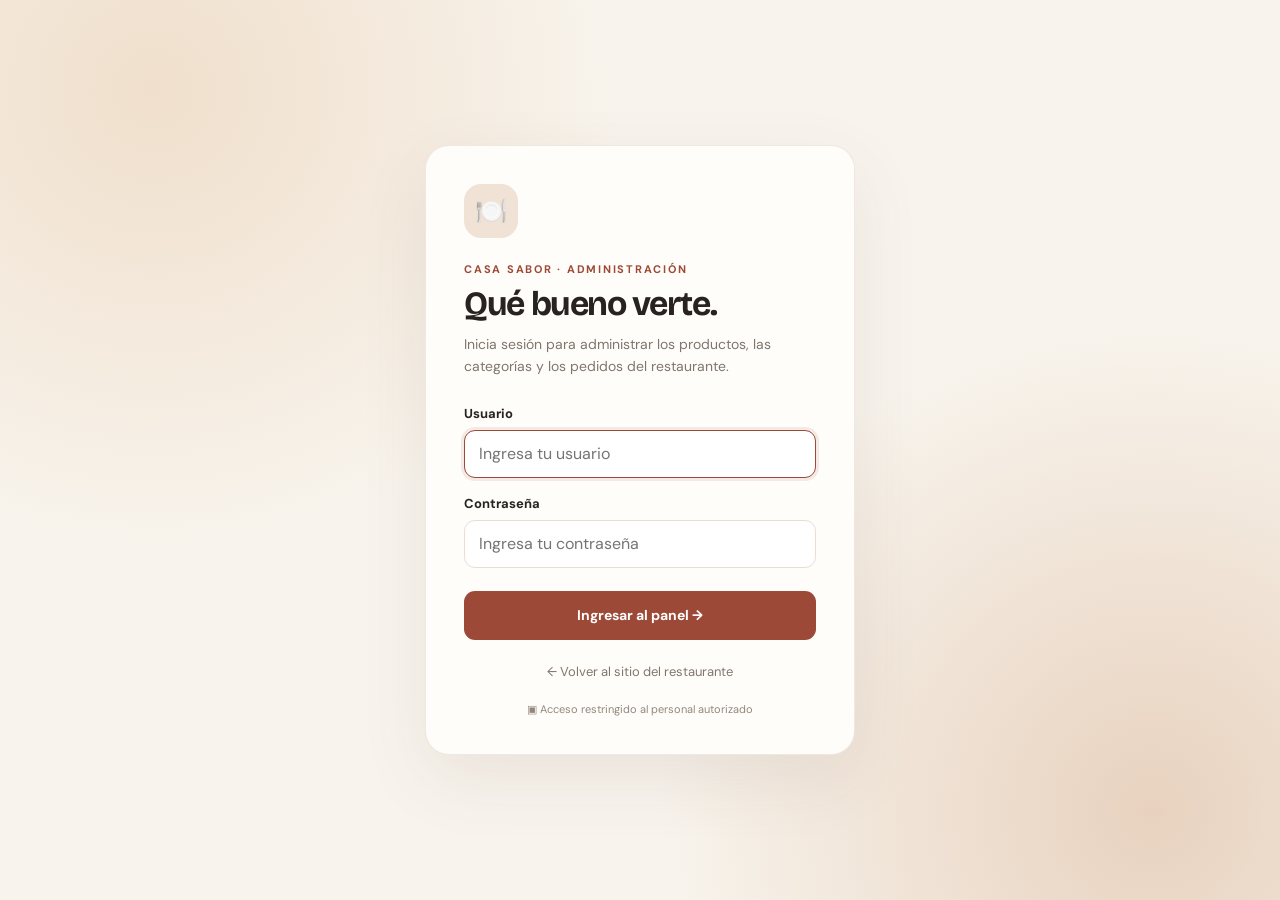
<file: src/main/resources/static/login.html>
<!DOCTYPE html>
<html lang="es">
<head>
    <meta charset="UTF-8">
    <meta name="viewport" content="width=device-width, initial-scale=1.0">
    <meta name="robots" content="noindex, nofollow">
    <title>Acceso administrador | Casa Sabor</title>
    <link rel="preconnect" href="https://fonts.googleapis.com">
    <link rel="preconnect" href="https://fonts.gstatic.com" crossorigin>
    <link href="https://fonts.googleapis.com/css2?family=Bricolage+Grotesque:opsz,wght@12..96,500;12..96,600;12..96,700;12..96,800&family=DM+Sans:wght@400;500;600;700&display=swap" rel="stylesheet">
    <style>
        :root{--ink:#28231f;--muted:#81766d;--cream:#f8f4ed;--paper:#fffdfa;--accent:#9d4937;--accent-dark:#783526;--line:#e8ded2}
        *{box-sizing:border-box}body{margin:0;min-height:100vh;display:grid;place-items:center;padding:24px;background:radial-gradient(circle at 12% 10%,#f0dfcc 0,transparent 34%),radial-gradient(circle at 90% 90%,#e8d2bf 0,transparent 35%),var(--cream);font-family:'DM Sans',sans-serif;color:var(--ink)}
        .login{width:min(100%,430px);background:var(--paper);border:1px solid rgba(120,80,55,.12);border-radius:24px;padding:38px;box-shadow:0 24px 70px #553b2817}
        .marca{width:54px;height:54px;display:grid;place-items:center;background:#f1e2d6;border-radius:17px;font-size:26px;margin-bottom:24px}
        .eyebrow{text-transform:uppercase;letter-spacing:.16em;font-size:11px;font-weight:700;color:var(--accent)}h1{font-family:'Bricolage Grotesque',sans-serif;font-size:34px;line-height:1.1;letter-spacing:-.04em;margin:9px 0 10px}p{color:var(--muted);font-size:14px;line-height:1.6;margin:0 0 27px}
        label{display:block;font-size:13px;font-weight:700;margin:17px 0 8px}input{width:100%;height:48px;border:1px solid var(--line);border-radius:11px;padding:0 14px;font:inherit;background:#fff;outline:none}input:focus{border-color:var(--accent);box-shadow:0 0 0 3px #9d49371c}
        button{width:100%;height:49px;margin-top:23px;border:0;border-radius:11px;background:var(--accent);color:white;font:700 14px 'DM Sans',sans-serif;cursor:pointer;transition:.2s}button:hover{background:var(--accent-dark);transform:translateY(-1px)}
        .mensaje{margin-top:16px;padding:11px 12px;border-radius:10px;font-size:13px;line-height:1.5}.error{background:#fff0ed;color:#9a3024}.salida{background:#edf7ef;color:#28623a}.volver{display:block;text-align:center;margin-top:23px;color:var(--muted);font-size:13px;text-decoration:none}.volver:hover{color:var(--accent)}.seguridad{display:flex;justify-content:center;align-items:center;gap:7px;margin-top:22px;color:#93877b;font-size:11px}
        @media(max-width:480px){.login{padding:28px 23px;border-radius:20px}h1{font-size:30px}}
    </style>
</head>
<body>
    <main class="login">
        <div class="marca" aria-hidden="true">🍽️</div>
        <div class="eyebrow">Casa Sabor · Administración</div>
        <h1>Qué bueno verte.</h1>
        <p>Inicia sesión para administrar los productos, las categorías y los pedidos del restaurante.</p>
        <form action="/login" method="post">
            <label for="username">Usuario</label>
            <input id="username" name="username" type="text" autocomplete="username" placeholder="Ingresa tu usuario" required autofocus>
            <label for="password">Contraseña</label>
            <input id="password" name="password" type="password" autocomplete="current-password" placeholder="Ingresa tu contraseña" required>
            <button type="submit">Ingresar al panel <span aria-hidden="true">→</span></button>
        </form>
        <div id="mensaje" aria-live="polite"></div>
        <a class="volver" href="/">← Volver al sitio del restaurante</a>
        <div class="seguridad">▣ Acceso restringido al personal autorizado</div>
    </main>
    <script>
        const params = new URLSearchParams(location.search);
        const mensaje = document.getElementById('mensaje');
        if (params.has('error')) {
            mensaje.className = 'mensaje error';
            mensaje.textContent = 'El usuario o la contraseña no son correctos. Inténtalo nuevamente.';
        } else if (params.has('logout')) {
            mensaje.className = 'mensaje salida';
            mensaje.textContent = 'Has cerrado sesión correctamente.';
        }
    </script>
</body>
</html>
</file>
